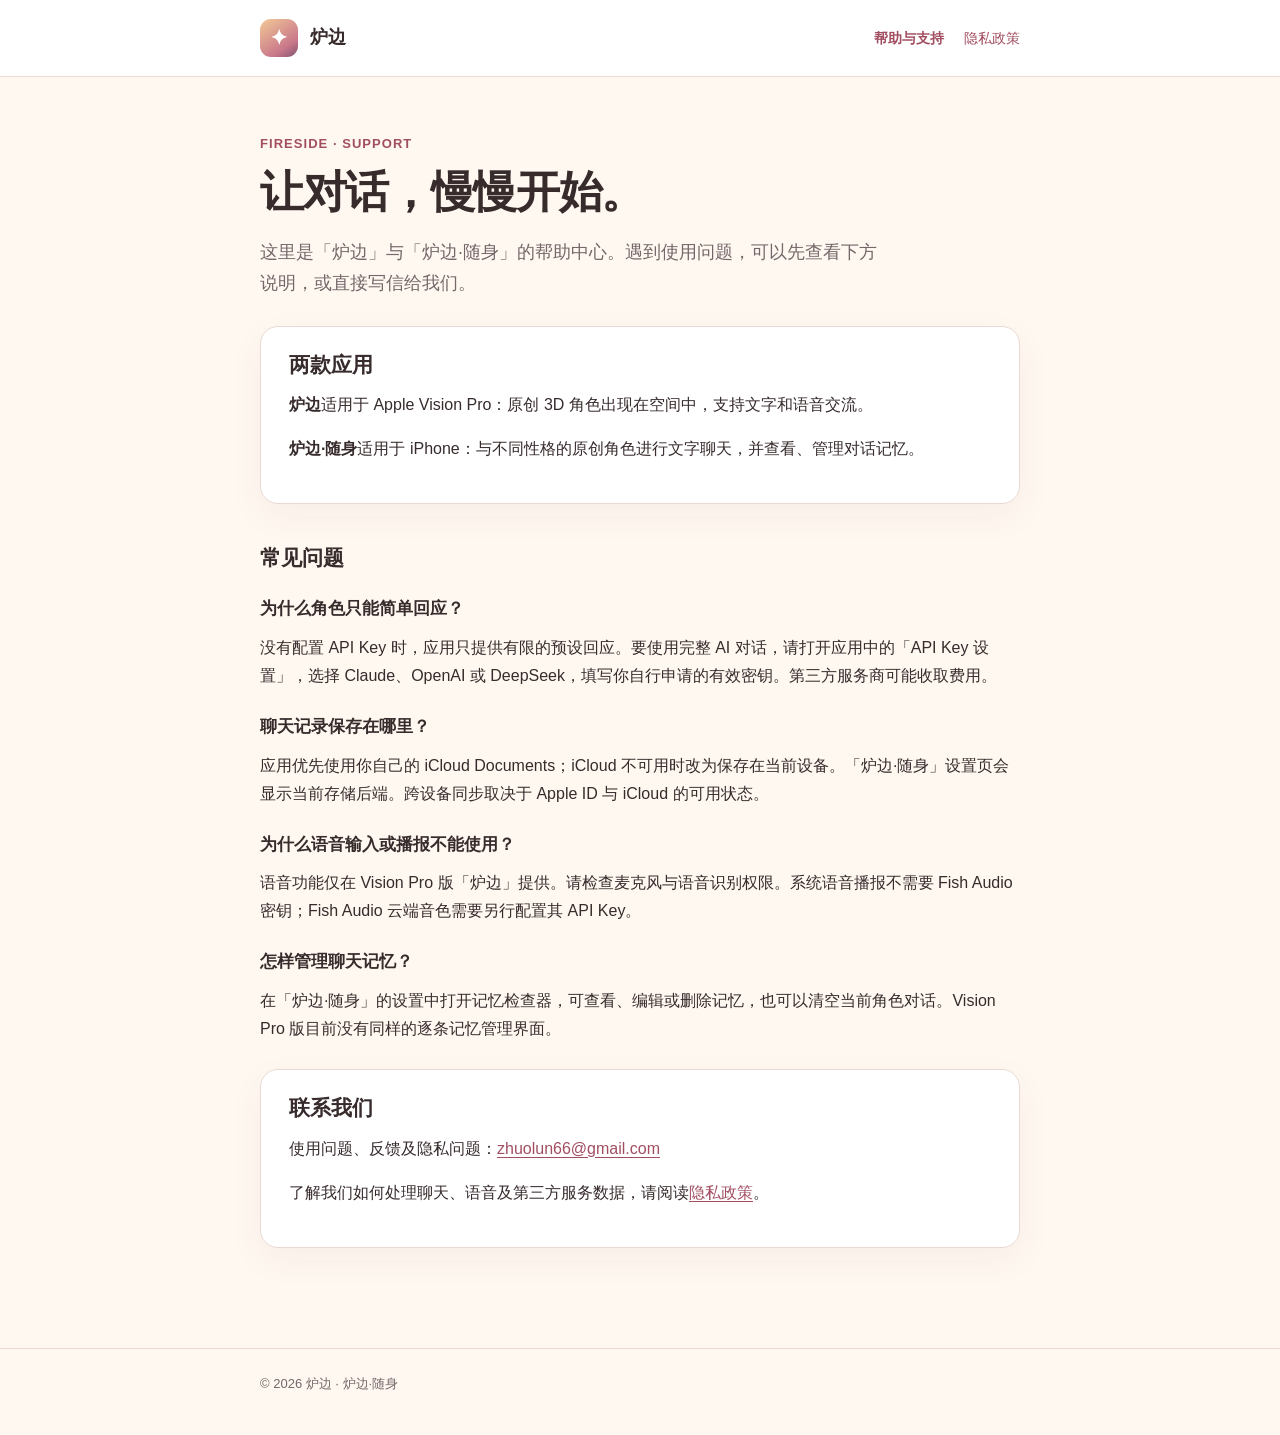
<file: docs/index.html>
<!doctype html>
<html lang="zh-Hans">
<head>
  <meta charset="utf-8">
  <meta name="viewport" content="width=device-width, initial-scale=1">
  <meta name="description" content="炉边与炉边·随身的使用帮助、常见问题和联系信息。">
  <title>帮助与支持 · 炉边</title>
  <link rel="stylesheet" href="./style.css">
</head>
<body>
  <header>
    <div class="wrap topbar">
      <a class="brand" href="./index.html"><span class="brand-mark" aria-hidden="true">✦</span><span>炉边</span></a>
      <nav aria-label="页面导航">
        <a href="./index.html" aria-current="page">帮助与支持</a>
        <a href="./privacy.html">隐私政策</a>
      </nav>
    </div>
  </header>
  <main class="wrap">
    <p class="eyebrow">FIRESIDE · SUPPORT</p>
    <h1>让对话，慢慢开始。</h1>
    <p class="lead">这里是「炉边」与「炉边·随身」的帮助中心。遇到使用问题，可以先查看下方说明，或直接写信给我们。</p>

    <section class="card" aria-labelledby="apps-title">
      <h2 id="apps-title">两款应用</h2>
      <p><strong>炉边</strong>适用于 Apple Vision Pro：原创 3D 角色出现在空间中，支持文字和语音交流。</p>
      <p><strong>炉边·随身</strong>适用于 iPhone：与不同性格的原创角色进行文字聊天，并查看、管理对话记忆。</p>
    </section>

    <h2>常见问题</h2>
    <h3>为什么角色只能简单回应？</h3>
    <p>没有配置 API Key 时，应用只提供有限的预设回应。要使用完整 AI 对话，请打开应用中的「API Key 设置」，选择 Claude、OpenAI 或 DeepSeek，填写你自行申请的有效密钥。第三方服务商可能收取费用。</p>

    <h3>聊天记录保存在哪里？</h3>
    <p>应用优先使用你自己的 iCloud Documents；iCloud 不可用时改为保存在当前设备。「炉边·随身」设置页会显示当前存储后端。跨设备同步取决于 Apple ID 与 iCloud 的可用状态。</p>

    <h3>为什么语音输入或播报不能使用？</h3>
    <p>语音功能仅在 Vision Pro 版「炉边」提供。请检查麦克风与语音识别权限。系统语音播报不需要 Fish Audio 密钥；Fish Audio 云端音色需要另行配置其 API Key。</p>

    <h3>怎样管理聊天记忆？</h3>
    <p>在「炉边·随身」的设置中打开记忆检查器，可查看、编辑或删除记忆，也可以清空当前角色对话。Vision Pro 版目前没有同样的逐条记忆管理界面。</p>

    <section class="card" aria-labelledby="contact-title">
      <h2 id="contact-title">联系我们</h2>
      <p>使用问题、反馈及隐私问题：<a href="mailto:zhuolun66@gmail.com">zhuolun66@gmail.com</a></p>
      <p>了解我们如何处理聊天、语音及第三方服务数据，请阅读<a href="./privacy.html">隐私政策</a>。</p>
    </section>
  </main>
  <footer><div class="wrap">© 2026 炉边 · 炉边·随身</div></footer>
</body>
</html>
</file>
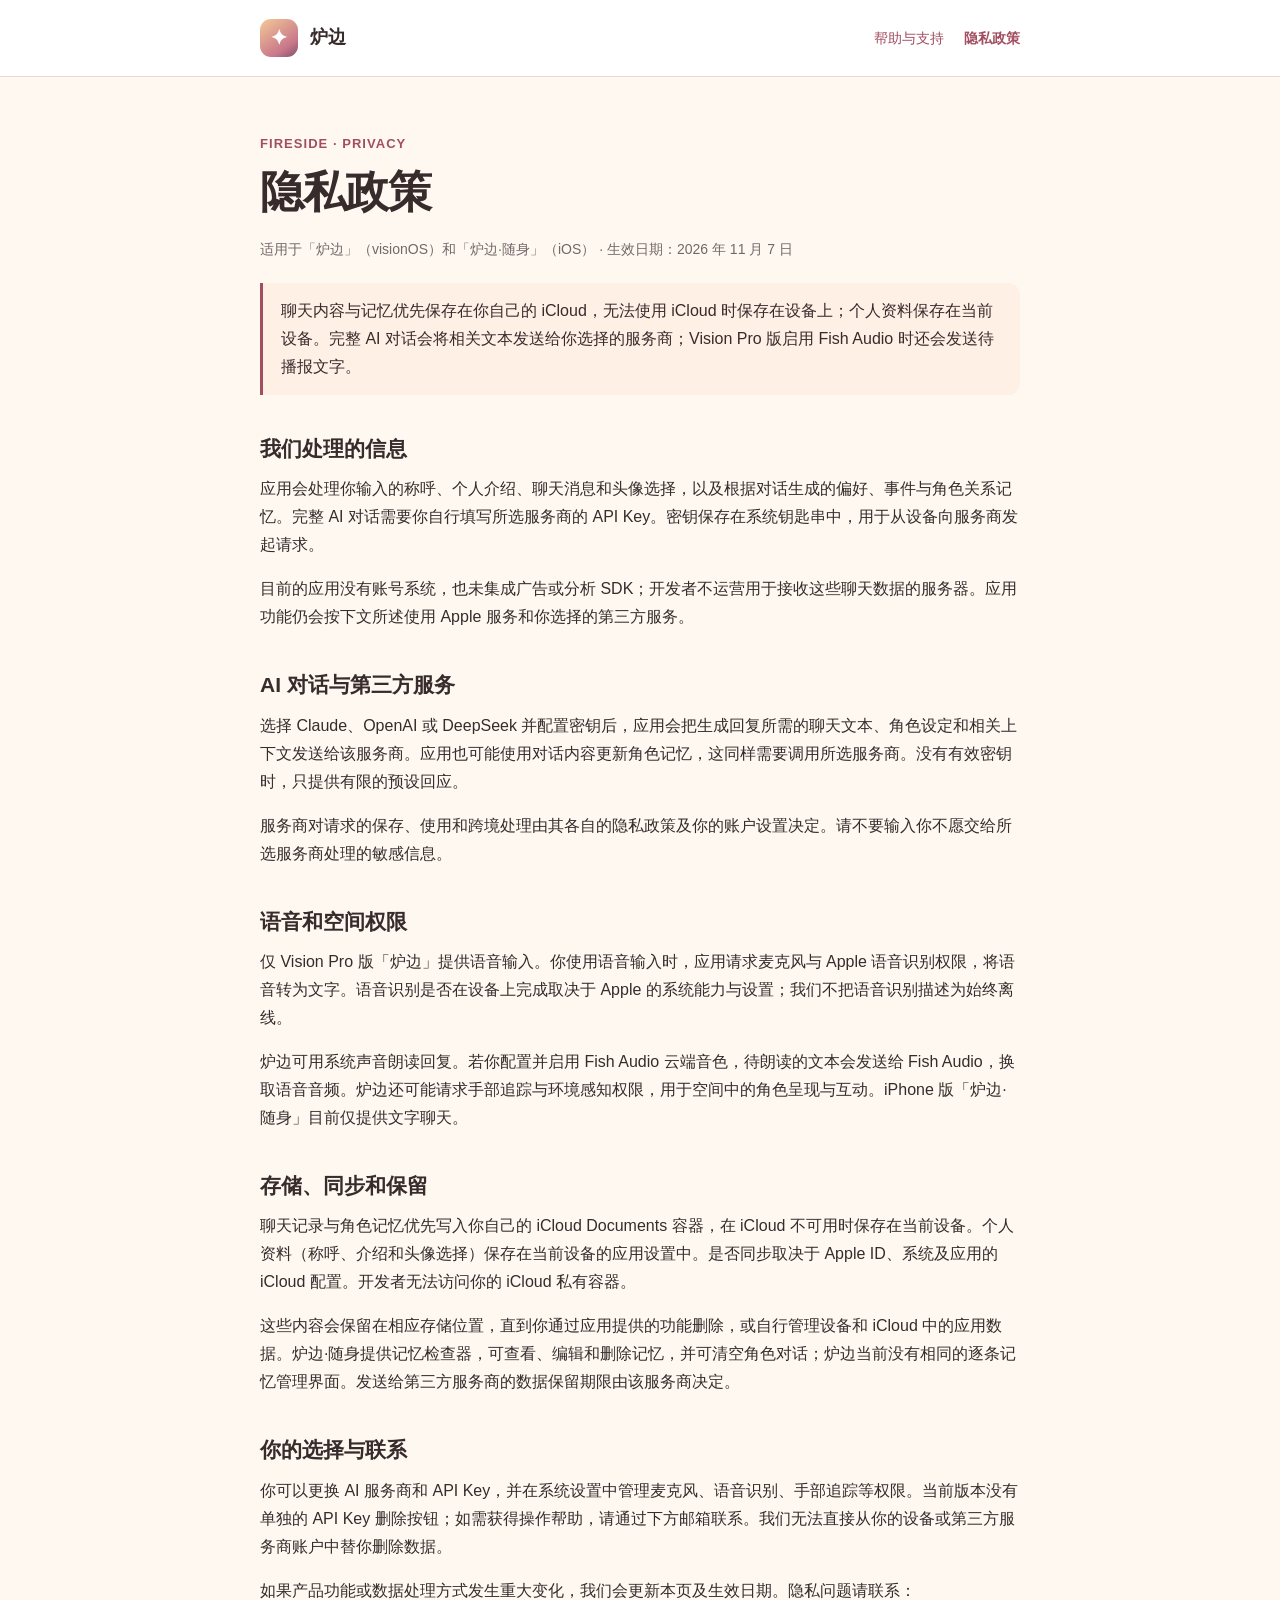
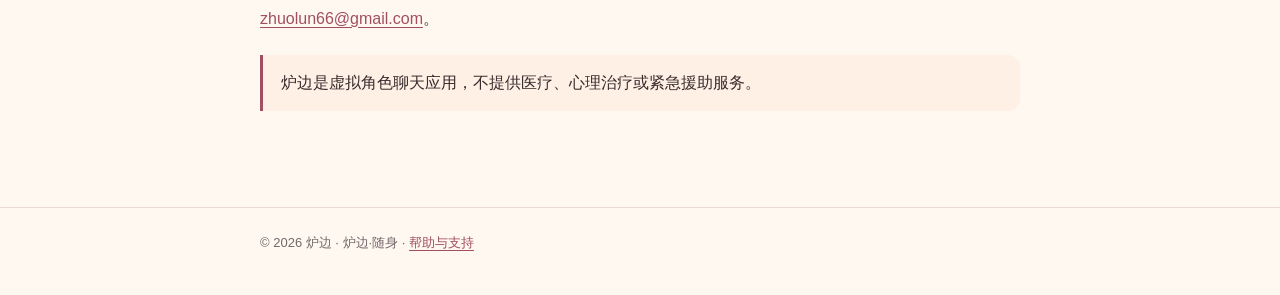
<file: docs/privacy.html>
<!doctype html>
<html lang="zh-Hans">
<head>
  <meta charset="utf-8">
  <meta name="viewport" content="width=device-width, initial-scale=1">
  <meta name="description" content="炉边与炉边·随身的隐私政策：了解对话、记忆、语音、iCloud 和第三方 AI 服务的数据处理方式。">
  <title>隐私政策 · 炉边</title>
  <link rel="stylesheet" href="./style.css">
</head>
<body>
  <header>
    <div class="wrap topbar">
      <a class="brand" href="./index.html"><span class="brand-mark" aria-hidden="true">✦</span><span>炉边</span></a>
      <nav aria-label="页面导航">
        <a href="./index.html">帮助与支持</a>
        <a href="./privacy.html" aria-current="page">隐私政策</a>
      </nav>
    </div>
  </header>
  <main class="wrap">
    <p class="eyebrow">FIRESIDE · PRIVACY</p>
    <h1>隐私政策</h1>
    <p class="meta">适用于「炉边」（visionOS）和「炉边·随身」（iOS） · 生效日期：2026 年 11 月 7 日</p>
    <div class="note">聊天内容与记忆优先保存在你自己的 iCloud，无法使用 iCloud 时保存在设备上；个人资料保存在当前设备。完整 AI 对话会将相关文本发送给你选择的服务商；Vision Pro 版启用 Fish Audio 时还会发送待播报文字。</div>

    <h2>我们处理的信息</h2>
    <p>应用会处理你输入的称呼、个人介绍、聊天消息和头像选择，以及根据对话生成的偏好、事件与角色关系记忆。完整 AI 对话需要你自行填写所选服务商的 API Key。密钥保存在系统钥匙串中，用于从设备向服务商发起请求。</p>
    <p>目前的应用没有账号系统，也未集成广告或分析 SDK；开发者不运营用于接收这些聊天数据的服务器。应用功能仍会按下文所述使用 Apple 服务和你选择的第三方服务。</p>

    <h2>AI 对话与第三方服务</h2>
    <p>选择 Claude、OpenAI 或 DeepSeek 并配置密钥后，应用会把生成回复所需的聊天文本、角色设定和相关上下文发送给该服务商。应用也可能使用对话内容更新角色记忆，这同样需要调用所选服务商。没有有效密钥时，只提供有限的预设回应。</p>
    <p>服务商对请求的保存、使用和跨境处理由其各自的隐私政策及你的账户设置决定。请不要输入你不愿交给所选服务商处理的敏感信息。</p>

    <h2>语音和空间权限</h2>
    <p>仅 Vision Pro 版「炉边」提供语音输入。你使用语音输入时，应用请求麦克风与 Apple 语音识别权限，将语音转为文字。语音识别是否在设备上完成取决于 Apple 的系统能力与设置；我们不把语音识别描述为始终离线。</p>
    <p>炉边可用系统声音朗读回复。若你配置并启用 Fish Audio 云端音色，待朗读的文本会发送给 Fish Audio，换取语音音频。炉边还可能请求手部追踪与环境感知权限，用于空间中的角色呈现与互动。iPhone 版「炉边·随身」目前仅提供文字聊天。</p>

    <h2>存储、同步和保留</h2>
    <p>聊天记录与角色记忆优先写入你自己的 iCloud Documents 容器，在 iCloud 不可用时保存在当前设备。个人资料（称呼、介绍和头像选择）保存在当前设备的应用设置中。是否同步取决于 Apple ID、系统及应用的 iCloud 配置。开发者无法访问你的 iCloud 私有容器。</p>
    <p>这些内容会保留在相应存储位置，直到你通过应用提供的功能删除，或自行管理设备和 iCloud 中的应用数据。炉边·随身提供记忆检查器，可查看、编辑和删除记忆，并可清空角色对话；炉边当前没有相同的逐条记忆管理界面。发送给第三方服务商的数据保留期限由该服务商决定。</p>

    <h2>你的选择与联系</h2>
    <p>你可以更换 AI 服务商和 API Key，并在系统设置中管理麦克风、语音识别、手部追踪等权限。当前版本没有单独的 API Key 删除按钮；如需获得操作帮助，请通过下方邮箱联系。我们无法直接从你的设备或第三方服务商账户中替你删除数据。</p>
    <p>如果产品功能或数据处理方式发生重大变化，我们会更新本页及生效日期。隐私问题请联系：<a href="mailto:zhuolun66@gmail.com">zhuolun66@gmail.com</a>。</p>

    <div class="note">炉边是虚拟角色聊天应用，不提供医疗、心理治疗或紧急援助服务。</div>
  </main>
  <footer><div class="wrap">© 2026 炉边 · 炉边·随身 · <a href="./index.html">帮助与支持</a></div></footer>
</body>
</html>
</file>
<file: docs/style.css>
:root {
  color-scheme: light dark;
  --bg: #fff8f1;
  --surface: #ffffff;
  --ink: #372b2c;
  --muted: #756769;
  --accent: #a24e61;
  --line: #ead9d4;
  --soft: #fff0e6;
}

@media (prefers-color-scheme: dark) {
  :root {
    --bg: #211b1e;
    --surface: #2c2529;
    --ink: #fff3ed;
    --muted: #cab9b9;
    --accent: #ffadbc;
    --line: #4d3c43;
    --soft: #392a30;
  }
}

* { box-sizing: border-box; }
html { scroll-behavior: smooth; }
body {
  margin: 0;
  background: var(--bg);
  color: var(--ink);
  font: 16px/1.75 -apple-system, BlinkMacSystemFont, "SF Pro Text", "PingFang SC", "Microsoft YaHei", sans-serif;
}
a { color: var(--accent); text-underline-offset: 3px; }
a:focus-visible { outline: 3px solid var(--accent); outline-offset: 4px; border-radius: 3px; }
.wrap { width: min(100% - 40px, 760px); margin: 0 auto; }
header { border-bottom: 1px solid var(--line); background: var(--surface); }
.topbar { display: flex; align-items: center; justify-content: space-between; gap: 20px; min-height: 76px; }
.brand { display: flex; align-items: center; gap: 12px; color: var(--ink); text-decoration: none; font-size: 18px; font-weight: 700; }
.brand-mark { display: grid; place-items: center; width: 38px; height: 38px; border-radius: 11px; color: #fff; background: linear-gradient(145deg, #f3ca97, #c9778a 72%, #7c526e); font-size: 21px; }
nav { display: flex; gap: 20px; font-size: 14px; white-space: nowrap; }
nav a { text-decoration: none; }
nav a[aria-current="page"] { font-weight: 700; }
main { padding: 56px 0 74px; }
h1 { font-size: clamp(30px, 5vw, 44px); line-height: 1.2; letter-spacing: -0.03em; margin: 0 0 18px; }
h2 { font-size: 21px; line-height: 1.35; margin: 40px 0 12px; }
h3 { font-size: 17px; margin: 22px 0 6px; }
p, ul, ol { margin: 10px 0 16px; }
li { margin: 6px 0; }
.lead { color: var(--muted); font-size: 18px; max-width: 620px; }
.eyebrow { color: var(--accent); font-size: 13px; font-weight: 700; letter-spacing: .08em; margin: 0 0 10px; }
.card { background: var(--surface); border: 1px solid var(--line); border-radius: 18px; padding: 24px 28px; margin: 26px 0; box-shadow: 0 12px 36px rgba(72, 34, 48, .05); }
.card h2 { margin-top: 0; }
.note { background: var(--soft); border-left: 3px solid var(--accent); border-radius: 0 12px 12px 0; padding: 14px 18px; margin: 22px 0; }
.meta { color: var(--muted); font-size: 14px; }
footer { border-top: 1px solid var(--line); color: var(--muted); font-size: 13px; padding: 24px 0 40px; }
@media (max-width: 520px) {
  .topbar { min-height: 70px; }
  nav { gap: 12px; }
  .card { padding: 20px; }
  main { padding-top: 40px; }
}
</file>
